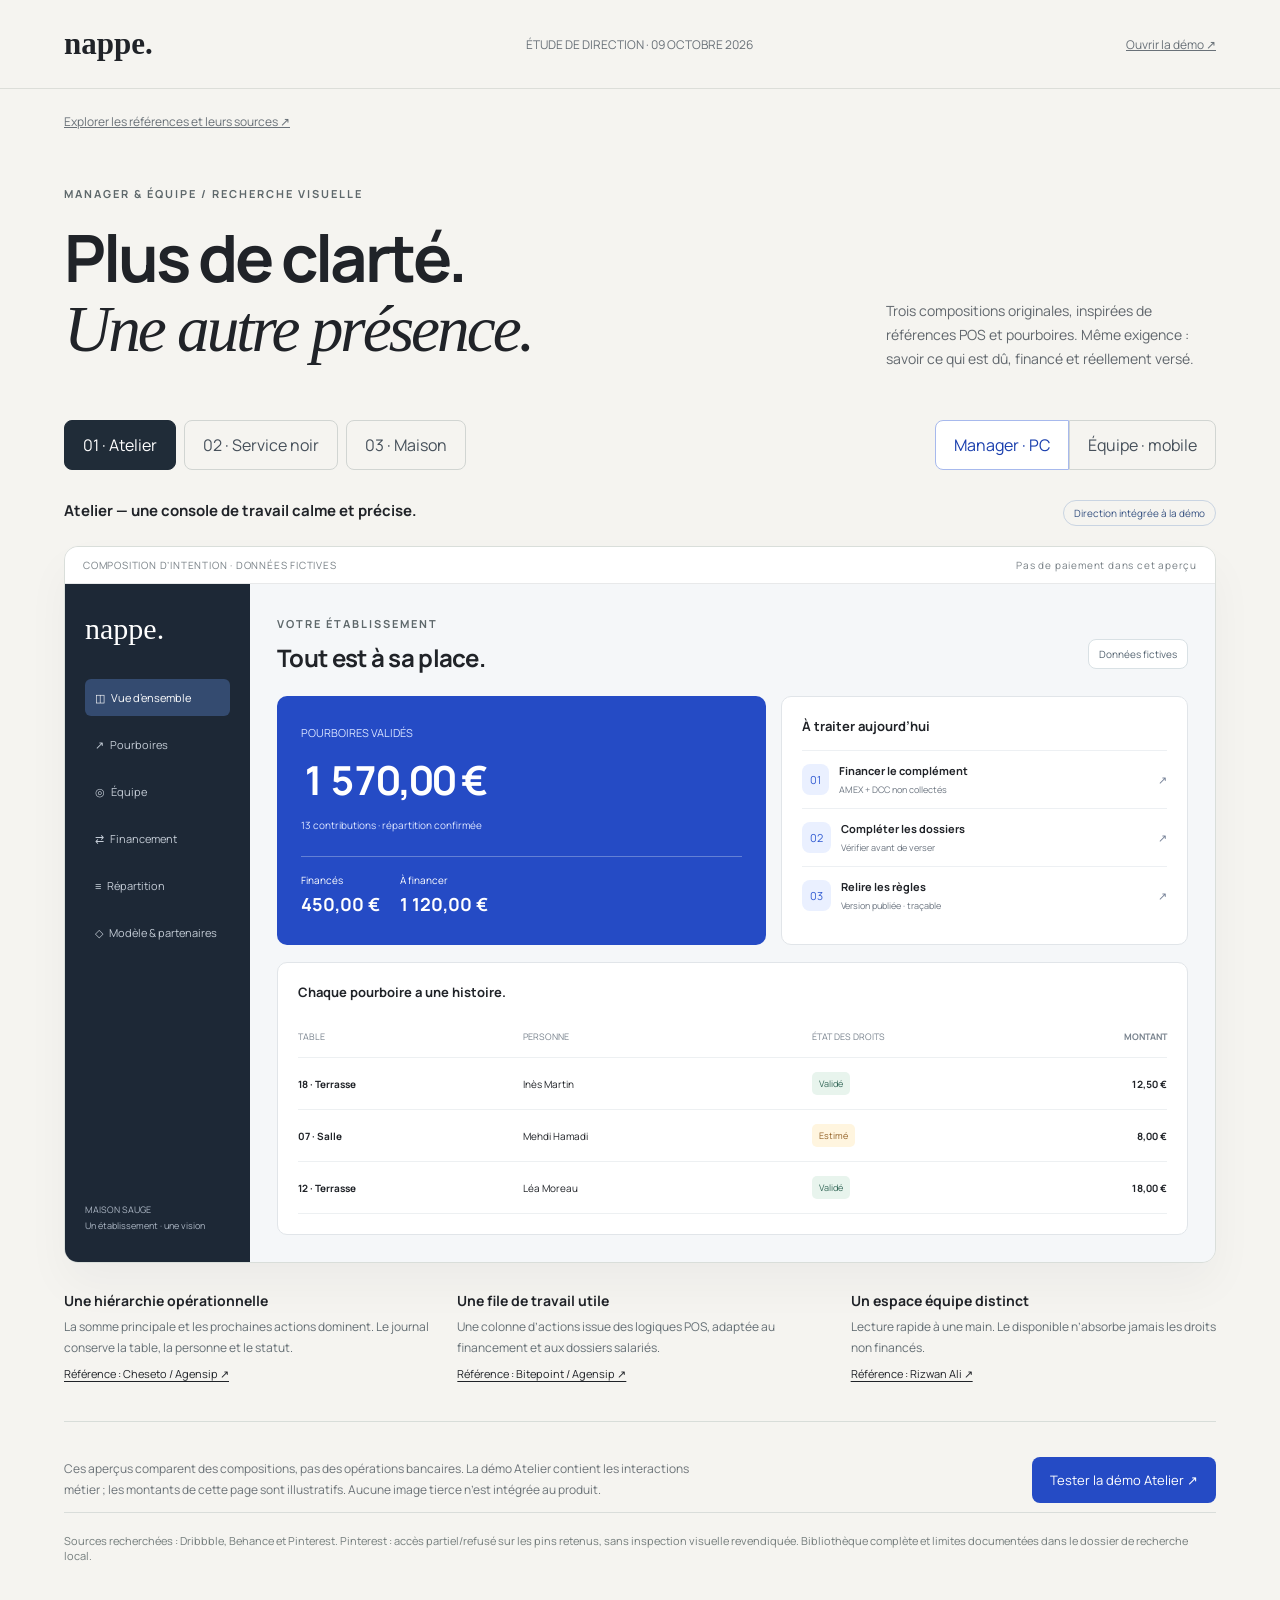
<file: design-directions.html>
<!doctype html>
<html lang="fr"><head><meta charset="utf-8"><meta name="viewport" content="width=device-width,initial-scale=1"><meta name="robots" content="noindex, nofollow"><title>Nappe — trois directions, un produit</title>
<style>
@font-face{font-family:Manrope;src:url('./design-assets/manrope-400.woff2')}@font-face{font-family:Manrope;src:url('./design-assets/manrope-700.woff2');font-weight:700}
*{box-sizing:border-box}body{margin:0;color:#202328;background:#f5f4f0;font-family:Manrope,sans-serif}button,a,input{font:inherit}button,a{touch-action:manipulation}a{color:inherit}button{cursor:pointer}button:focus-visible,a:focus-visible{outline:3px solid #416beb;outline-offset:4px}header{padding:26px 5vw;border-bottom:1px solid #dcded9;display:flex;justify-content:space-between;align-items:center;gap:20px}.brand{font-family:Georgia,serif;font-size:31px;font-weight:700;text-decoration:none}.small{font-size:12px;color:#697178}main{max-width:1500px;margin:auto;padding:50px 5vw}.intro{display:flex;justify-content:space-between;gap:50px;align-items:end}.eyebrow{font-size:11px;text-transform:uppercase;letter-spacing:2px;font-weight:700;color:#5e686b}h1{font-size:clamp(35px,5.1vw,70px);letter-spacing:-3px;line-height:1.06;max-width:760px;margin:20px 0}h1 em{font-family:Georgia,serif;font-weight:400}p{line-height:1.7}.intro>p{max-width:330px;color:#61676d;font-size:14px}.switches{display:flex;justify-content:space-between;gap:18px;flex-wrap:wrap;margin:36px 0 18px}.tabs{display:flex;gap:8px;flex-wrap:wrap}.tabs button,.device button{padding:13px 18px;border:1px solid #d1d5d2;border-radius:8px;background:transparent;color:#46505a}.tabs button[aria-selected=true]{background:#202c38;color:white;border-color:#202c38}.device{display:flex}.device button{border-radius:0}.device button:first-child{border-radius:8px 0 0 8px}.device button:last-child{border-radius:0 8px 8px 0}.device button[aria-pressed=true]{background:#fff;color:#193ead;border-color:#a7b9ed}.panel[hidden]{display:none}.meta{display:flex;justify-content:space-between;gap:20px;padding:12px 0 20px;font-size:13px}.meta strong{font-size:15px}.tag{border:1px solid #c9d4e2;border-radius:30px;padding:5px 10px;font-size:10px;color:#395483}.frame{border:1px solid #d9deda;border-radius:14px;overflow:hidden;box-shadow:0 22px 45px #19262f0a;background:#eef0f2}.mock-label{display:flex;justify-content:space-between;padding:11px 18px;font-size:10px;letter-spacing:.8px;color:#788086;background:#fff;border-bottom:1px solid #e8e9ea}.desk{display:grid;grid-template-columns:185px minmax(0,1fr);min-height:590px}.side{padding:28px 20px;background:#1d2836;color:#c4ccd6;display:flex;flex-direction:column;gap:10px}.side .logo{font:30px Georgia,serif;color:white;margin-bottom:23px}.side span{padding:11px 10px;font-size:11px;border-radius:6px}.side .selected{background:#344b70;color:white}.side small{font-size:9px;margin-top:auto;line-height:1.8;color:#adb7c5}.work{padding:27px;background:#f5f7f9;min-width:0}.top{display:flex;justify-content:space-between;align-items:center;gap:16px}.top h2{font-size:24px;letter-spacing:-.7px;margin:8px 0 22px}.pill{display:inline-block;padding:7px 10px;border:1px solid #d9e1e5;border-radius:8px;font-size:10px;background:#fff;color:#566572}.bento{display:grid;grid-template-columns:1.2fr 1fr;gap:15px}.balance{background:#254bc5;color:white;border-radius:10px;padding:24px}.balance>span{font-size:11px;color:#d7e2ff}.number{font-size:40px;font-weight:700;letter-spacing:-2px;margin:10px 0;font-variant-numeric:tabular-nums}.balance p{font-size:10px;color:#dce5ff}.split{display:flex;gap:20px;margin-top:22px;border-top:1px solid #6380d5;padding-top:16px}.split span{font-size:10px}.split b{display:block;font-size:18px;color:white;margin-top:5px}.queue,.paper{background:white;border:1px solid #e1e5e9;border-radius:10px;padding:20px}.queue h3,.paper h3{font-size:13px;margin:0 0 15px}.task{display:flex;gap:10px;padding:12px 0;border-top:1px solid #edf0f3;font-size:11px;align-items:center}.task b{display:block;font-size:11px}.task small{display:block;font-size:9px;color:#6c7580;margin-top:5px}.task i{font-style:normal;background:#eaf0ff;color:#315bd2;padding:8px;border-radius:8px}.task>span{margin-left:auto;color:#758197}.ledger{margin-top:17px}.row{display:grid;grid-template-columns:1fr 1.3fr .8fr .8fr;gap:8px;align-items:center;font-size:10px;padding:14px 0;border-bottom:1px solid #edf0f2}.row.head{font-size:9px;color:#79838e}.row .status{color:#356959;background:#e8f4ed;padding:5px 7px;border-radius:5px;justify-self:start;font-size:9px}.row .pending{color:#936228;background:#fff5df}.amount{text-align:right;font-weight:700;font-variant-numeric:tabular-nums}.explain{display:grid;grid-template-columns:repeat(3,1fr);gap:28px;margin:28px 0 40px}.explain h3{font-size:14px;margin:0 0 7px}.explain p{font-size:12px;color:#646e74;margin:0}.explain a{display:block;font-size:11px;margin-top:8px;text-underline-offset:3px}.launch{display:flex;align-items:center;justify-content:space-between;gap:20px;border-top:1px solid #d8ddd9;padding-top:25px}.launch a{background:#254bc5;border-radius:8px;padding:14px 18px;color:white;font-size:13px;text-decoration:none}.launch p{max-width:650px;font-size:12px;color:#6c7378}.night{background:#11191b;color:#e6edeb}.night .desk{display:block;background:#11191b;padding:25px}.night .mock-label{background:#1a2325;color:#a1b3ad;border-color:#2c3838}.night .top{border-bottom:1px solid #2f3c3b;padding-bottom:12px}.night h2{font-size:22px}.night .pill{background:#253331;border-color:#41544e;color:#bad4c7}.night .number{font-size:46px;color:#d6f59a}.night-nav{display:flex;gap:22px;font-size:11px;padding:18px 0;color:#91a8a0}.night-nav b{color:#d6f59a}.night-grid{display:grid;grid-template-columns:1.35fr 1fr;gap:18px}.night-block{padding:23px;border:1px solid #344341;border-radius:8px;background:#172322}.night-block h3{font-size:12px;color:#bdd0c6;margin:0}.night-block p{color:#91a8a0;font-size:10px}.source{display:flex;justify-content:space-between;gap:12px;font-size:12px;padding:20px 0;border-bottom:1px solid #33403c}.source small{display:block;color:#9eb0a7;font-size:10px;margin-top:6px}.source b{color:#daf2b2}.night .row{border-color:#344341;color:#c2d1ca}.night .paper{margin-top:18px;background:#172322;border-color:#344341}.night .status{background:#31483a;color:#d6f59a}.mobile-preview{display:none;padding:40px;justify-content:center;background:#e8ebed}.phone{width:342px;min-height:595px;background:#fcfcfc;border:7px solid #24303c;border-radius:36px;padding:24px 18px;box-shadow:0 25px 45px #0002}.phone-top{display:flex;justify-content:space-between;align-items:center;font-size:12px;margin:13px 0 25px}.avatar{width:35px;height:35px;border-radius:50%;background:#e7eaf2;display:grid;place-items:center;font-size:12px;color:#39445a}.phone .number{font-size:38px}.phone h2{font-size:23px;letter-spacing:-.5px;margin:10px 0}.phone .balance{padding:20px;margin:23px 0 18px}.phone .phone-states{display:flex;justify-content:space-between;gap:10px;margin:20px 0;font-size:10px;color:#7b838d}.phone-states strong{display:block;font-size:16px;color:#283947;margin-top:7px}.phone .row{grid-template-columns:1fr auto;padding:16px 0;font-size:11px}.phone .row small{display:block;color:#7c8790;font-size:9px;margin-top:5px}.phone-nav{display:flex;justify-content:space-between;padding-top:27px;font-size:10px;color:#7a8591}.phone-nav b{color:#264fc9}.night .mobile-preview{background:#1d2b29}.night .phone{background:#111c19;border-color:#3a4943;color:#e6ede5}.night .phone .balance{background:#d6f59a;color:#162016}.night .phone .balance span,.night .phone .balance p,.night .phone .number{color:#213420}.night .phone-states strong,.night .phone-nav b{color:#d6f59a}.maison .desk{display:block;padding:30px;background:#fffcf7}.maison .mock-label{background:#fbf6ee;color:#7b665e}.masthead{display:flex;justify-content:space-between;align-items:center;border-bottom:1px solid #cfc5b9;padding-bottom:18px;color:#6b333b}.masthead strong{font:28px Georgia,serif}.masthead span{font-size:10px;letter-spacing:1px}.maison-nav{display:flex;gap:25px;font-size:10px;padding:18px 0;border-bottom:1px solid #ded5cb;color:#746b62}.editorial{display:grid;grid-template-columns:1fr 1fr;gap:36px;padding:25px 0}.editorial h2{font:42px/1.04 Georgia,serif;letter-spacing:-1.7px;margin:12px 0;color:#51323a}.editorial p{font-size:12px;color:#85776b}.editorial .number{font-family:Georgia,serif;font-size:55px;font-weight:400;color:#683d47}.editorial .paper{border-radius:0;border:none;border-left:1px solid #dbd0c3;background:none}.maison .ledger{padding:0;border:none;border-radius:0;background:none}.maison .row{border-color:#e9e0d6}.maison .mobile-preview{background:#e9ded0}.maison .phone{background:#fffcf7;border-color:#633b43}.maison .phone h2{font:28px Georgia,serif;color:#633b43}.maison .phone .balance{background:#633b43}.maison .phone-states strong{color:#633b43}.maison .phone-nav b{color:#633b43}.is-mobile .desktop-preview{display:none}.is-mobile .mobile-preview{display:flex}footer{padding:20px 0;font-size:11px;color:#737c7b;border-top:1px solid #d9ddda}
@media(max-width:850px){main{padding:30px 20px}.intro{display:block}.intro>p{max-width:550px}.desk{grid-template-columns:130px 1fr}.side{padding:20px 10px}.work{padding:20px}.bento{grid-template-columns:1fr}.night-grid,.editorial{grid-template-columns:1fr}.editorial{gap:10px}.explain{gap:16px}.number{font-size:33px}.row{font-size:9px}.side span{font-size:10px;padding:10px 4px}}@media(max-width:560px){header{padding:20px}.intro h1{letter-spacing:-1.6px}.meta{display:block}.meta .tag{margin-top:12px;display:inline-block}.tabs{width:100%}.tabs button{flex:1;padding:12px 7px;font-size:11px}.device{display:none}.desktop-preview{display:none!important}.mobile-preview{display:flex;padding:22px 8px}.phone{max-width:100%}.explain{grid-template-columns:1fr;gap:20px}.launch{display:block}.launch a{display:inline-block;margin-top:10px}.small{font-size:10px}.mock-label span:last-child{display:none}}@media(prefers-reduced-motion:reduce){*{scroll-behavior:auto}}
</style></head><body>
<header><a class="brand" href="./?view=manager#demo">nappe.</a><span class="small">ÉTUDE DE DIRECTION · 09 OCTOBRE 2026</span><a class="small" href="./?view=manager#demo">Ouvrir la démo ↗</a></header>
<nav aria-label="Bibliothèque de recherche" style="max-width:1500px;margin:auto;padding:20px 5vw 0"><a class="small" href="./docs/design-research-2026-10-09/gallery/gallery.html">Explorer les références et leurs sources ↗</a></nav>
<main><div class="intro"><div><span class="eyebrow">Manager & équipe / recherche visuelle</span><h1>Plus de clarté.<br><em>Une autre présence.</em></h1></div><p>Trois compositions originales, inspirées de références POS et pourboires. Même exigence : savoir ce qui est dû, financé et réellement versé.</p></div>
<div class="switches"><div class="tabs" role="tablist" aria-label="Directions visuelles"><button role="tab" id="tab-a" aria-controls="panel-a" aria-selected="true" data-direction="a">01 · Atelier</button><button role="tab" id="tab-b" aria-controls="panel-b" aria-selected="false" tabindex="-1" data-direction="b">02 · Service noir</button><button role="tab" id="tab-c" aria-controls="panel-c" aria-selected="false" tabindex="-1" data-direction="c">03 · Maison</button></div><div class="device" aria-label="Format d’aperçu"><button aria-pressed="true" data-device="desktop">Manager · PC</button><button aria-pressed="false" data-device="mobile">Équipe · mobile</button></div></div>
<section class="panel" id="panel-a" role="tabpanel" aria-labelledby="tab-a"><div class="meta"><strong>Atelier — une console de travail calme et précise.</strong><span class="tag">Direction intégrée à la démo</span></div><div class="frame"><div class="mock-label"><span>COMPOSITION D’INTENTION · DONNÉES FICTIVES</span><span>Pas de paiement dans cet aperçu</span></div><div class="desktop-preview"><div class="desk"><aside class="side"><div class="logo">nappe.</div><span class="selected">◫ &nbsp; Vue d’ensemble</span><span>↗ &nbsp; Pourboires</span><span>◎ &nbsp; Équipe</span><span>⇄ &nbsp; Financement</span><span>≡ &nbsp; Répartition</span><span>◇ &nbsp; Modèle & partenaires</span><small>MAISON SAUGE<br>Un établissement · une vision</small></aside><div class="work"><div class="top"><div><span class="eyebrow">Votre établissement</span><h2>Tout est à sa place.</h2></div><span class="pill">Données fictives</span></div><div class="bento"><div class="balance"><span>POURBOIRES VALIDÉS</span><div class="number">1 570,00 €</div><p>13 contributions · répartition confirmée</p><div class="split"><span>Financés<b>450,00 €</b></span><span>À financer<b>1 120,00 €</b></span></div></div><div class="queue"><h3>À traiter aujourd’hui</h3><div class="task"><i>01</i><div><b>Financer le complément</b><small>AMEX + DCC non collectés</small></div><span>↗</span></div><div class="task"><i>02</i><div><b>Compléter les dossiers</b><small>Vérifier avant de verser</small></div><span>↗</span></div><div class="task"><i>03</i><div><b>Relire les règles</b><small>Version publiée · traçable</small></div><span>↗</span></div></div></div><div class="paper ledger"><h3>Chaque pourboire a une histoire.</h3><div class="row head"><span>TABLE</span><span>PERSONNE</span><span>ÉTAT DES DROITS</span><span class="amount">MONTANT</span></div><div class="row"><b>18 · Terrasse</b><span>Inès Martin</span><span class="status">Validé</span><span class="amount">12,50 €</span></div><div class="row"><b>07 · Salle</b><span>Mehdi Hamadi</span><span class="status pending">Estimé</span><span class="amount">8,00 €</span></div><div class="row"><b>12 · Terrasse</b><span>Léa Moreau</span><span class="status">Validé</span><span class="amount">18,00 €</span></div></div></div></div></div><div class="mobile-preview"><div class="phone"><div class="phone-top"><b>nappe.</b><span class="avatar">IM</span></div><span class="eyebrow">Bonjour Inès</span><h2>Vos pourboires,<br>en toute clarté.</h2><div class="balance"><span>Disponible à retirer · fictif</span><div class="number">128,40 €</div><p>Fonds confirmés, contrôles terminés.</p></div><div class="phone-states"><span>Estimés<strong>24,00 €</strong></span><span>À financer<strong>36,50 €</strong></span><span>Déjà versés<strong>420,00 €</strong></span></div><div class="row"><span>Table 18<small>Service du midi · droits validés</small></span><strong>+ 12,50 €</strong></div><div class="row"><span>Table 07<small>Service du midi · estimé</small></span><strong>+ 8,00 €</strong></div><div class="phone-nav"><b>Mes gains</b><span>Historique</span><span>Mon dossier</span></div></div></div></div><div class="explain"><div><h3>Une hiérarchie opérationnelle</h3><p>La somme principale et les prochaines actions dominent. Le journal conserve la table, la personne et le statut.</p><a href="https://dribbble.com/shots/19262802-Cheseto-Restaurant-POS-App-Home" target="_blank" rel="noopener noreferrer">Référence : Cheseto / Agensip ↗</a></div><div><h3>Une file de travail utile</h3><p>Une colonne d’actions issue des logiques POS, adaptée au financement et aux dossiers salariés.</p><a href="https://dribbble.com/shots/23532116-Bitepoint-Restaurant-POS-App" target="_blank" rel="noopener noreferrer">Référence : Bitepoint / Agensip ↗</a></div><div><h3>Un espace équipe distinct</h3><p>Lecture rapide à une main. Le disponible n’absorbe jamais les droits non financés.</p><a href="https://dribbble.com/shots/23180694-Hotel-Waiter-Tip-App-UI-UX-Design" target="_blank" rel="noopener noreferrer">Référence : Rizwan Ali ↗</a></div></div></section>
<section class="panel" id="panel-b" role="tabpanel" aria-labelledby="tab-b" hidden><div class="meta"><strong>Service noir — l’exploitation, sans distraction.</strong><span class="tag">Proposition · non appliquée à l’app</span></div><div class="frame night"><div class="mock-label"><span>COMPOSITION D’INTENTION · DONNÉES FICTIVES</span><span>Poste manager / fin de service</span></div><div class="desktop-preview"><div class="desk"><div class="top"><h2>nappe / opérations</h2><span class="pill">Maison Sauge · scénario fictif</span></div><div class="night-nav"><b>Financement</b><span>Journal</span><span>Équipe</span><span>Contrôles</span></div><div class="night-grid"><div class="night-block"><h3>RESTE À FINANCER</h3><div class="number">1 120,00 €</div><p>Un lot. Deux sources. Aucune avance de trésorerie.</p><div class="source"><div>Flux intégrés<small>Réception confirmée · simulation</small></div><b>450,00 €</b></div><div class="source"><div>AMEX / DCC externes<small>Virement marchand attendu</small></div><b>1 120,00 €</b></div></div><div class="night-block"><h3>LE LOT, ÉTAPE PAR ÉTAPE</h3><div class="source"><span>01 &nbsp; Calcul des droits</span><b>✓</b></div><div class="source"><span>02 &nbsp; Validation du responsable</span><b>✓</b></div><div class="source"><span>03 &nbsp; Financement complet</span><b>En attente</b></div><div class="source"><span>04 &nbsp; Versement à l’équipe</span><span>Bloqué</span></div></div></div><div class="paper"><h3>Registre de réception</h3><div class="row head"><span>RÉFÉRENCE</span><span>SOURCE</span><span>CONTRÔLE</span><span class="amount">MONTANT</span></div><div class="row"><b>DEMO-PSP-001</b><span>Prestataire · flux CB</span><span class="status">Confirmé</span><span class="amount">450,00 €</span></div><div class="row"><b>À recevoir</b><span>Virement marchand</span><span>Non financé</span><span class="amount">1 120,00 €</span></div></div></div></div><div class="mobile-preview"><div class="phone"><div class="phone-top"><b>nappe / équipe</b><span class="avatar">IM</span></div><span class="eyebrow">Votre service</span><h2>L’essentiel,<br>sans détour.</h2><div class="balance"><span>Disponible · fictif</span><div class="number">128,40 €</div><p>Vos droits financés et contrôlés.</p></div><div class="phone-states"><span>Estimés<strong>24,00 €</strong></span><span>À financer<strong>36,50 €</strong></span></div><div class="row"><span>Dernier versement<small>Simulation · terminé</small></span><strong>80,00 €</strong></div><div class="row"><span>Votre dossier<small>Pièces fictives contrôlées</small></span><strong>Complet</strong></div><div class="phone-nav"><b>Mes gains</b><span>Versements</span><span>Dossier</span></div></div></div></div><div class="explain"><div><h3>Un centre de contrôle</h3><p>Navigation horizontale, état du lot dominant et registre des réceptions. À privilégier pour les utilisateurs réguliers.</p><a href="https://dribbble.com/shots/22797800-Cashier-Restaurant-Cafe-POS-Dashboard-System" target="_blank" rel="noopener noreferrer">Référence : Aprilia L. Gunawan ↗</a></div><div><h3>Contrastes francs</h3><p>Charbon et citron doux. Les états sont aussi écrits, jamais distingués par la couleur seule.</p><a href="https://dribbble.com/shots/23211418-Tipping-mobile-app-concept" target="_blank" rel="noopener noreferrer">Référence : Yana Sukhetska ↗</a></div><div><h3>Compromis assumé</h3><p>Plus dense et orienté exploitation. Le mode clair reste préférable en plein soleil ; ce concept doit être testé en conditions réelles.</p></div></div></section>
<section class="panel" id="panel-c" role="tabpanel" aria-labelledby="tab-c" hidden><div class="meta"><strong>Maison — la précision, avec une présence éditoriale.</strong><span class="tag">Proposition · non appliquée à l’app</span></div><div class="frame maison"><div class="mock-label"><span>COMPOSITION D’INTENTION · DONNÉES FICTIVES</span><span>Hospitalité / direction d’établissement</span></div><div class="desktop-preview"><div class="desk"><div class="masthead"><strong>nappe.</strong><span>MAISON SAUGE / LE JOURNAL</span></div><div class="maison-nav"><b>La synthèse</b><span>Les contributions</span><span>L’équipe</span><span>Le financement</span><span>Les règles</span></div><div class="editorial"><div><span class="eyebrow">Le fruit d’un service partagé</span><h2>À chacun<br>sa juste part.</h2><p>Des droits expliqués, des fonds suivis.<br>Un même parcours pour tous les financements.</p></div><div class="paper"><span class="eyebrow">Pourboires validés</span><div class="number">1 570 €</div><div class="row"><span>Financés</span><b>450 €</b><span>À financer</span><b>1 120 €</b></div><p>Répartition validée · versement en attente de financement complet.</p></div></div><div class="paper ledger"><h3>Le détail fait la confiance.</h3><div class="row head"><span>TABLE</span><span>PERSONNE</span><span>DROITS</span><span class="amount">POURBOIRE</span></div><div class="row"><b>18 · Terrasse</b><span>Inès Martin</span><span>Validés</span><span class="amount">12,50 €</span></div><div class="row"><b>07 · Salle</b><span>Mehdi Hamadi</span><span>Estimés</span><span class="amount">8,00 €</span></div><div class="row"><b>12 · Terrasse</b><span>Léa Moreau</span><span>Validés</span><span class="amount">18,00 €</span></div></div></div></div><div class="mobile-preview"><div class="phone"><div class="phone-top"><b>nappe.</b><span class="avatar">IM</span></div><span class="eyebrow">Bonjour Inès</span><h2>Votre travail.<br>Votre reconnaissance.</h2><div class="balance"><span>Disponible · fictif</span><div class="number">128,40 €</div><p>Fonds confirmés et contrôlés.</p></div><div class="phone-states"><span>Droits estimés<strong>24,00 €</strong></span><span>À financer<strong>36,50 €</strong></span></div><div class="row"><span>Le service du midi<small>Table 18 · montant attribué</small></span><strong>12,50 €</strong></div><div class="row"><span>Votre règle de partage<small>Version 1 · règles à faire valider</small></span><strong>Voir</strong></div><div class="phone-nav"><b>Mon journal</b><span>Mes versements</span><span>Mon dossier</span></div></div></div></div><div class="explain"><div><h3>Une lecture éditoriale</h3><p>Grande typographie, lignes fines, palette encre bordeaux et papier. Composition originale, non copiée d’une référence.</p><a href="https://dribbble.com/shots/25906739-Cheers-Tipping-App-Clip" target="_blank" rel="noopener noreferrer">Référence de sobriété : Ava Carroll ↗</a></div><div><h3>Des tables plutôt que des cartes</h3><p>Le détail reste lisible, avec peu de décoration. Les données, pas les effets visuels, portent la page.</p><a href="https://www.behance.net/gallery/241124097/HotPOS-Restaurant-POS-Dashboard-UIUX" target="_blank" rel="noopener noreferrer">Référence de structure : HotPOS ↗</a></div><div><h3>Compromis assumé</h3><p>Une présence plus hôtelière, moins dense pour les gros volumes. Une proposition pour la direction, pas un écran de caisse tactile.</p></div></div></section>
<div class="launch"><p>Ces aperçus comparent des compositions, pas des opérations bancaires. La démo Atelier contient les interactions métier ; les montants de cette page sont illustratifs. Aucune image tierce n’est intégrée au produit.</p><a href="./?view=manager#demo">Tester la démo Atelier ↗</a></div><footer>Sources recherchées : Dribbble, Behance et Pinterest. Pinterest : accès partiel/refusé sur les pins retenus, sans inspection visuelle revendiquée. Bibliothèque complète et limites documentées dans le dossier de recherche local.</footer></main>
<script>const tabs=[...document.querySelectorAll('[data-direction]')];function select(t){tabs.forEach(x=>{const on=x===t;x.setAttribute('aria-selected',String(on));x.tabIndex=on?0:-1;document.getElementById(x.getAttribute('aria-controls')).hidden=!on})}tabs.forEach((t,i)=>{t.addEventListener('click',()=>select(t));t.addEventListener('keydown',e=>{let n;if(e.key==='ArrowRight')n=(i+1)%tabs.length;if(e.key==='ArrowLeft')n=(i+tabs.length-1)%tabs.length;if(e.key==='Home')n=0;if(e.key==='End')n=tabs.length-1;if(n!==undefined){e.preventDefault();select(tabs[n]);tabs[n].focus()}})});document.querySelectorAll('[data-device]').forEach(b=>b.addEventListener('click',()=>{document.querySelectorAll('[data-device]').forEach(x=>x.setAttribute('aria-pressed',String(x===b)));document.querySelectorAll('.frame').forEach(f=>f.classList.toggle('is-mobile',b.dataset.device==='mobile'))}));</script></body></html>
</file>
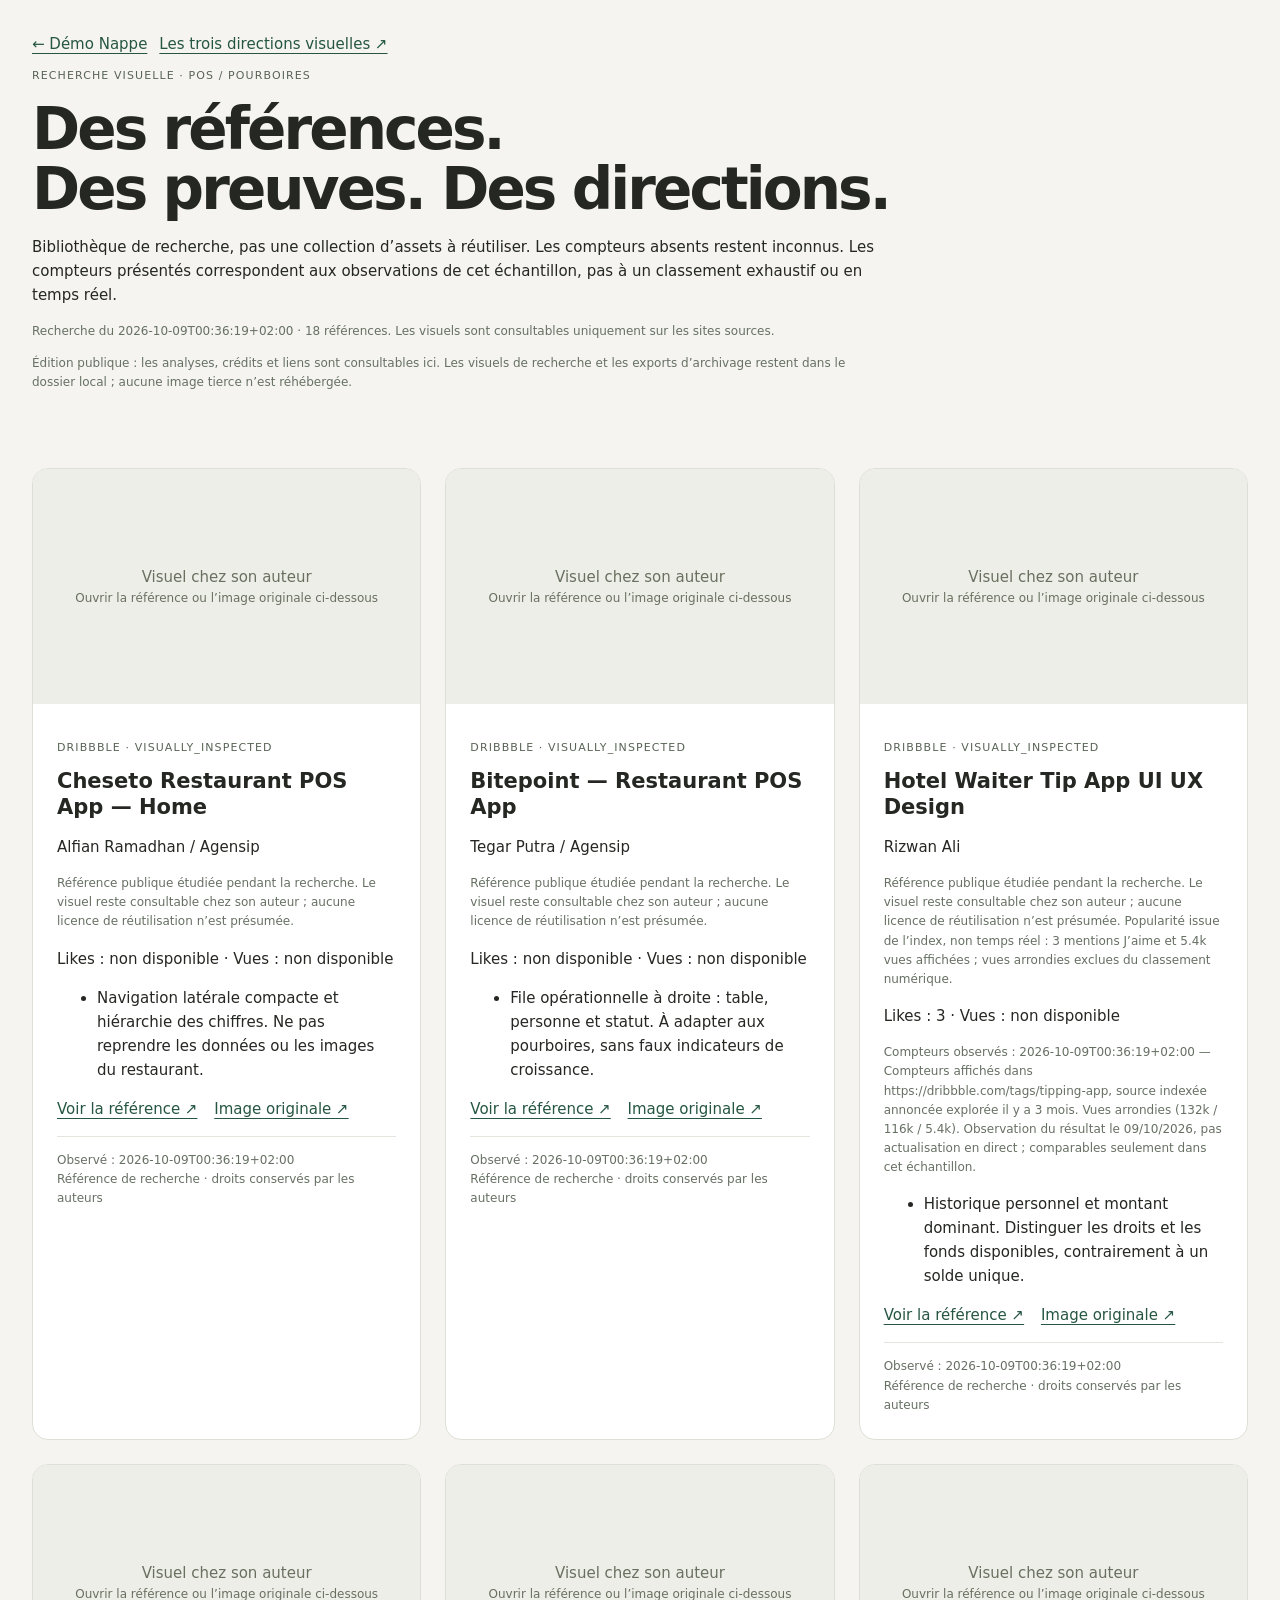
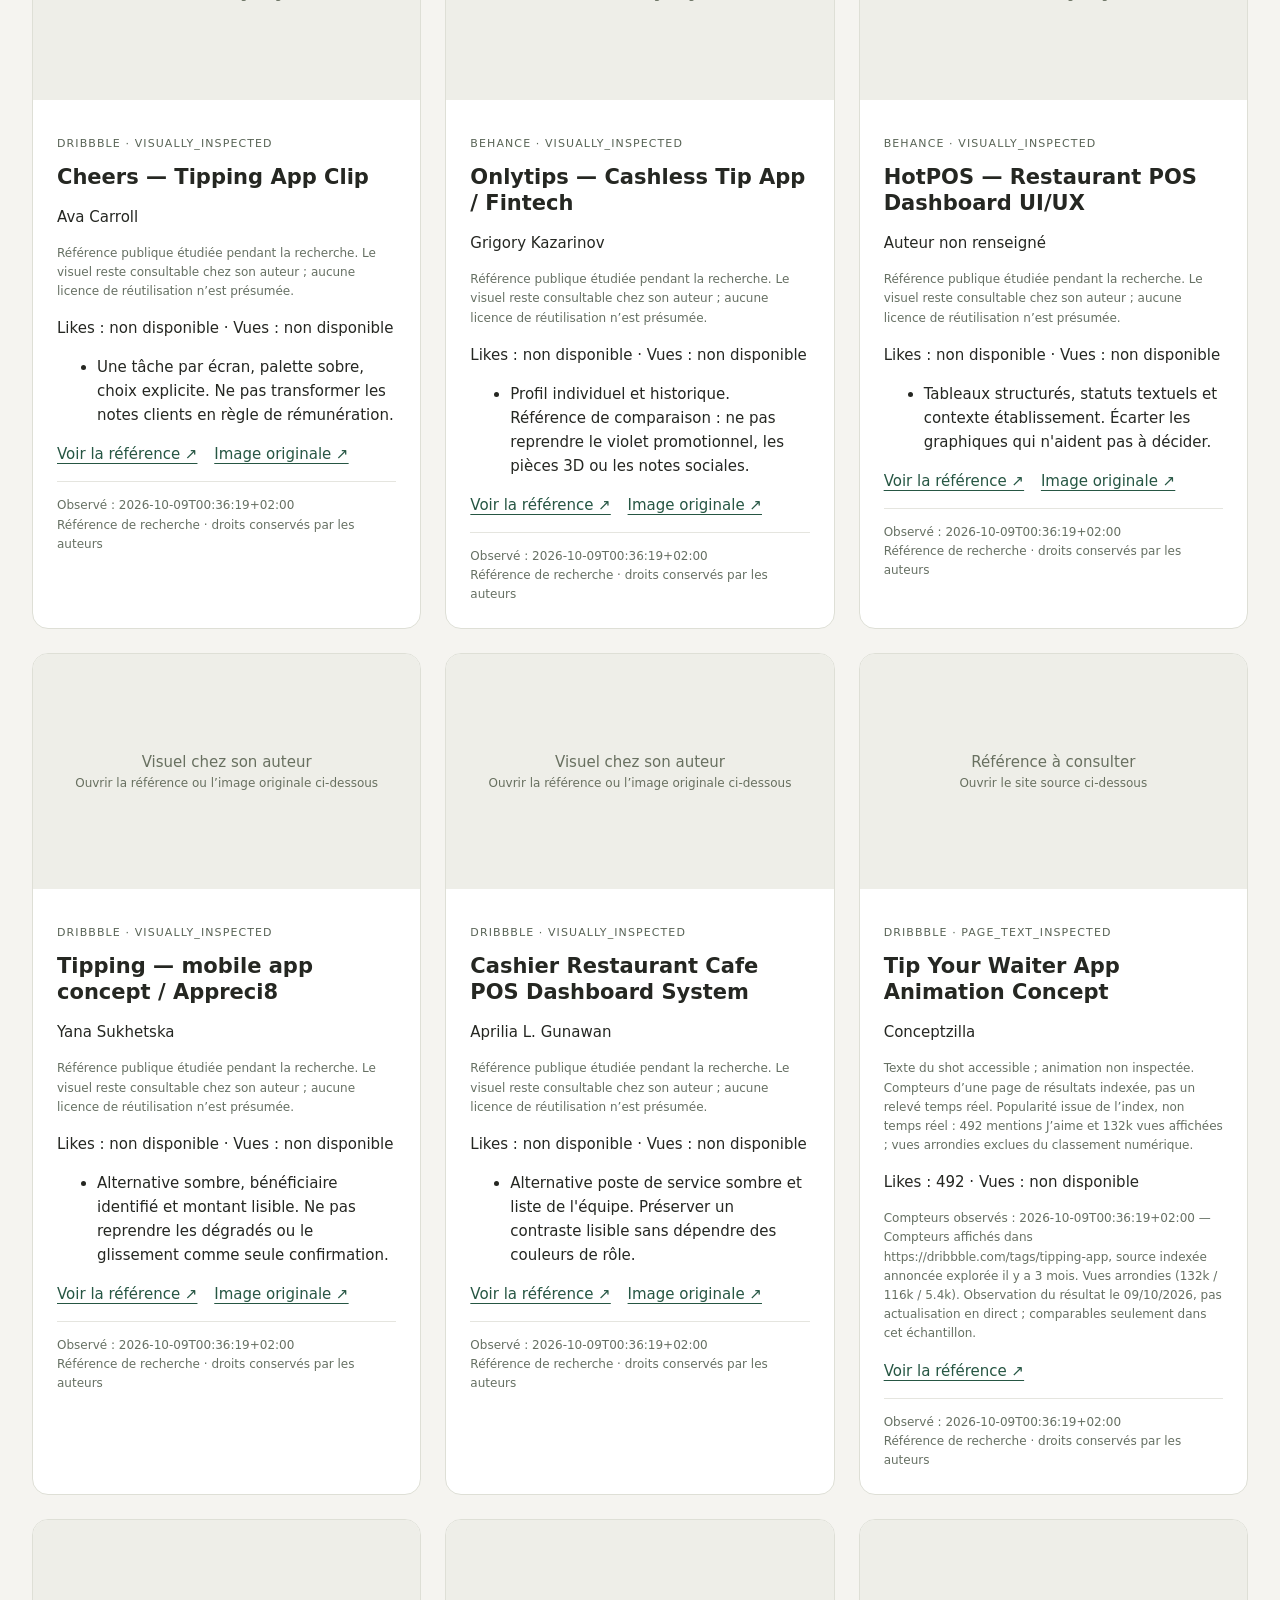
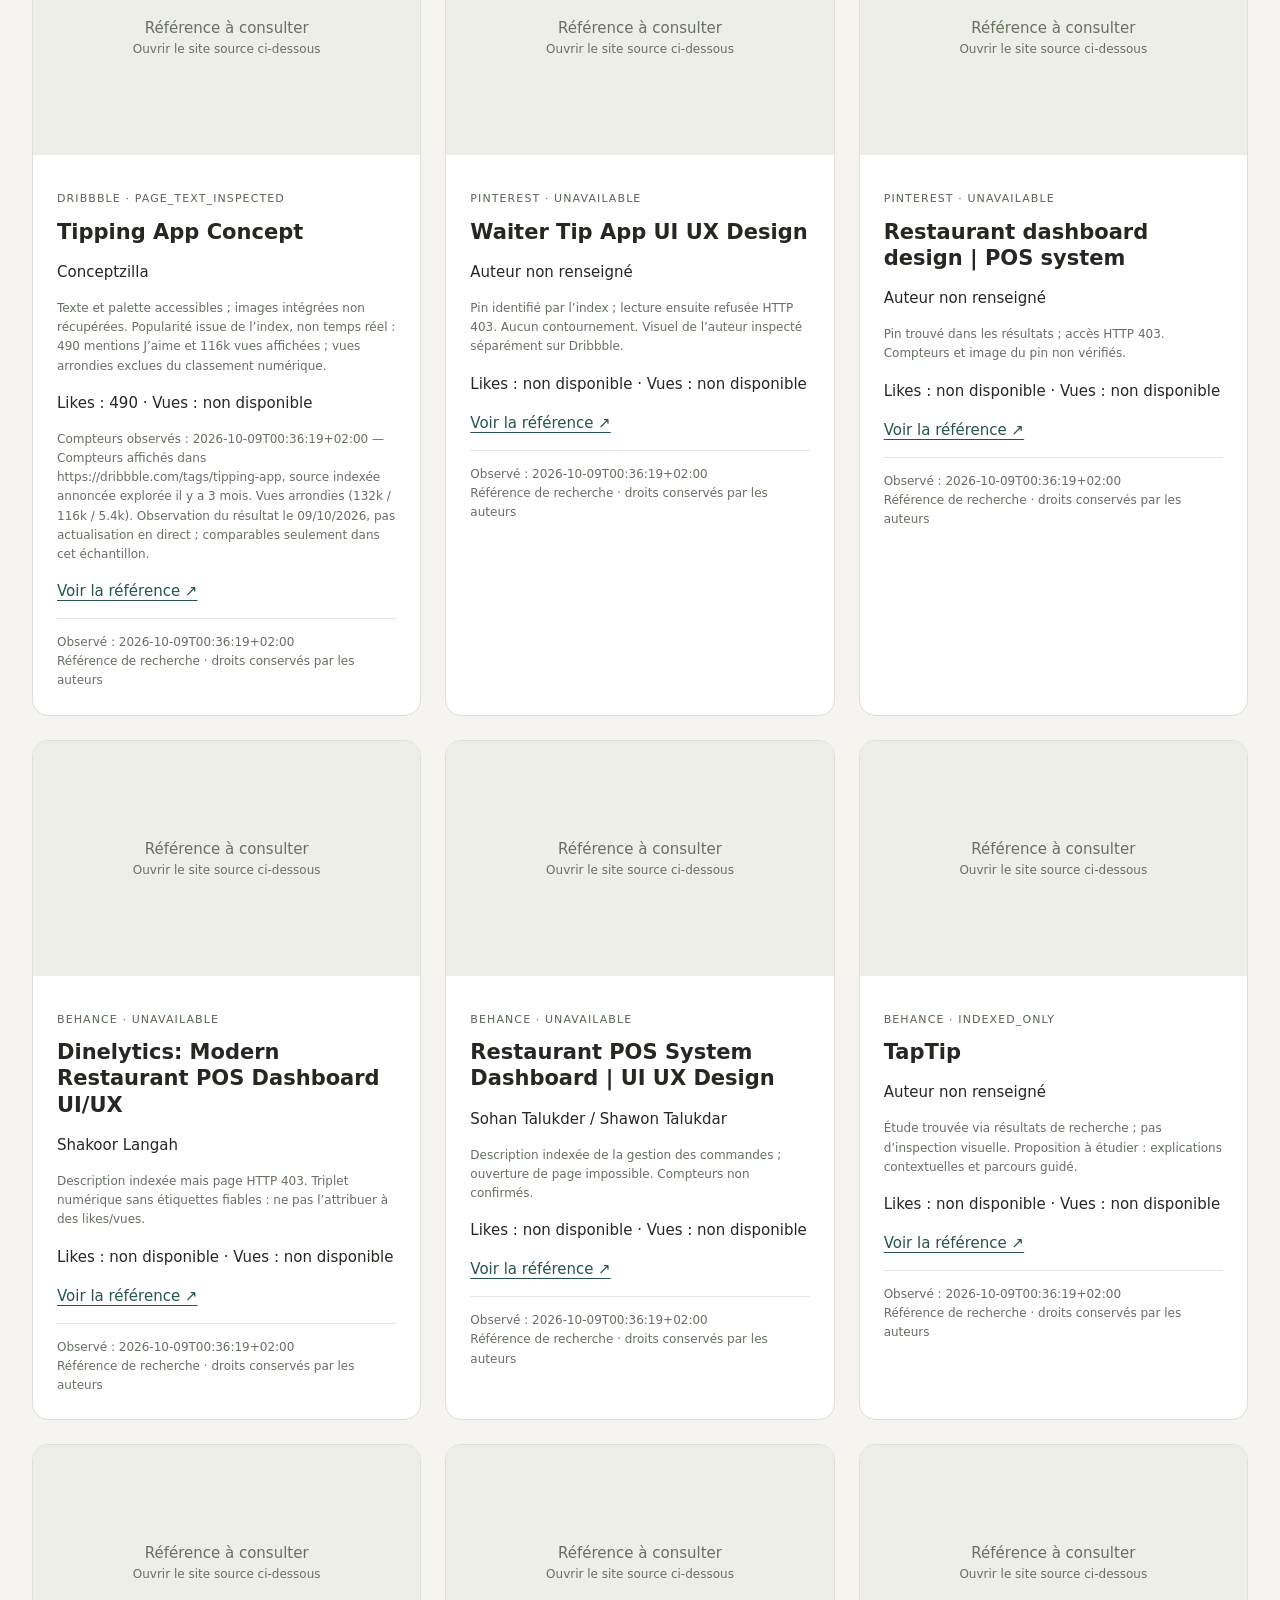
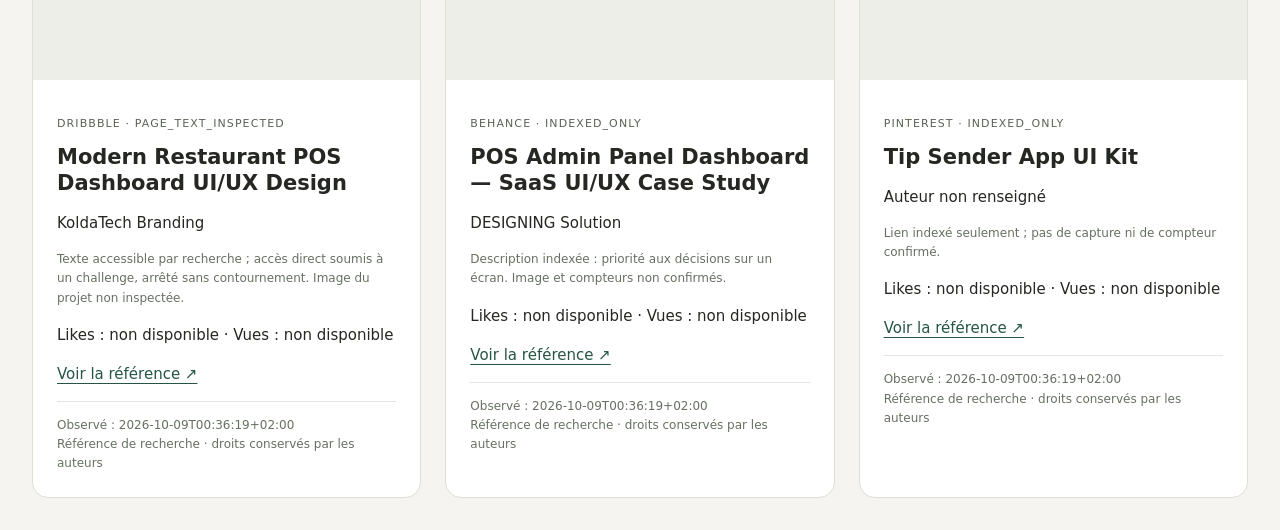
<file: docs/design-research-2026-10-09/gallery/gallery.html>
<!doctype html><html lang="fr"><meta charset="utf-8"><meta name="robots" content="noindex, nofollow"><meta name="viewport" content="width=device-width,initial-scale=1"><meta http-equiv="Content-Security-Policy" content="default-src 'none'; style-src 'unsafe-inline'; img-src 'none'; base-uri 'none'; form-action 'none'"><title>POS · Bibliothèque d’inspiration</title><style>body{margin:0;background:#f5f4f0;color:#252722;font:15px/1.6 system-ui,sans-serif}header,main{max-width:1400px;margin:auto;padding:32px}h1{font-size:clamp(30px,5vw,58px);line-height:1.05;letter-spacing:-.05em;margin:14px 0}header p{max-width:850px}.eyebrow{font-size:11px;text-transform:uppercase;letter-spacing:.1em;color:#596456}.grid{display:grid;grid-template-columns:repeat(auto-fit,minmax(min(100%,320px),1fr));gap:24px}article{background:#fff;border:1px solid #dedfd6;border-radius:16px;overflow:hidden;min-width:0}img,.placeholder{width:100%;height:235px;object-fit:contain;background:#eeeee8}.placeholder{display:grid;align-content:center;text-align:center;color:#687060}.body{padding:24px}h2{font-size:21px;line-height:1.25;margin:8px 0}a{color:#265643;text-underline-offset:4px;margin-right:12px}.muted,footer{font-size:12px;color:#667063}footer{border-top:1px solid #e5e5df;padding-top:14px}li{margin-bottom:8px}small{font-size:12px}p,li,a{overflow-wrap:anywhere}a:focus-visible{outline:3px solid #ba712c;outline-offset:4px}@media(max-width:520px){header,main{padding:20px}.body{padding:20px}}</style><header><nav aria-label="Navigation de la recherche"><a href="../../../?view=manager#demo">← Démo Nappe</a><a href="../../../design-directions.html">Les trois directions visuelles ↗</a></nav><p class="eyebrow">Recherche visuelle · POS / pourboires</p><h1>Des références.<br>Des preuves. Des directions.</h1><p>Bibliothèque de recherche, pas une collection d’assets à réutiliser. Les compteurs absents restent inconnus. Les compteurs présentés correspondent aux observations de cet échantillon, pas à un classement exhaustif ou en temps réel.</p><p class="muted">Recherche du 2026-10-09T00:36:19+02:00 · 18 références. Les visuels sont consultables uniquement sur les sites sources.</p><p class="muted">Édition publique : les analyses, crédits et liens sont consultables ici. Les visuels de recherche et les exports d’archivage restent dans le dossier local ; aucune image tierce n’est réhébergée.</p></header><main class="grid"><article><div class="placeholder">Visuel chez son auteur<br><small>Ouvrir la référence ou l’image originale ci-dessous</small></div><div class="body"><p class="eyebrow">dribbble · visually_inspected</p><h2>Cheseto Restaurant POS App — Home</h2><p>Alfian Ramadhan / Agensip</p><p class="muted">Référence publique étudiée pendant la recherche. Le visuel reste consultable chez son auteur ; aucune licence de réutilisation n’est présumée.</p><p>Likes : non disponible · Vues : non disponible</p><ul><li>Navigation latérale compacte et hiérarchie des chiffres. Ne pas reprendre les données ou les images du restaurant.</li></ul><p><a rel="noopener noreferrer" href="https://dribbble.com/shots/19262802-Cheseto-Restaurant-POS-App-Home">Voir la référence ↗</a> <a rel="noopener noreferrer" href="https://cdn.dribbble.com/userupload/39317111/file/original-993af53540e56539e88c6c01d05cf6c8.png?resize=1200x900&amp;vertical=center">Image originale ↗</a></p><footer>Observé : 2026-10-09T00:36:19+02:00<br>Référence de recherche · droits conservés par les auteurs</footer></div></article><article><div class="placeholder">Visuel chez son auteur<br><small>Ouvrir la référence ou l’image originale ci-dessous</small></div><div class="body"><p class="eyebrow">dribbble · visually_inspected</p><h2>Bitepoint — Restaurant POS App</h2><p>Tegar Putra / Agensip</p><p class="muted">Référence publique étudiée pendant la recherche. Le visuel reste consultable chez son auteur ; aucune licence de réutilisation n’est présumée.</p><p>Likes : non disponible · Vues : non disponible</p><ul><li>File opérationnelle à droite : table, personne et statut. À adapter aux pourboires, sans faux indicateurs de croissance.</li></ul><p><a rel="noopener noreferrer" href="https://dribbble.com/shots/23532116-Bitepoint-Restaurant-POS-App">Voir la référence ↗</a> <a rel="noopener noreferrer" href="https://cdn.dribbble.com/userupload/12733495/file/original-1799b7cdaed98c360ac2011799c7838a.png?resize=1600x1200">Image originale ↗</a></p><footer>Observé : 2026-10-09T00:36:19+02:00<br>Référence de recherche · droits conservés par les auteurs</footer></div></article><article><div class="placeholder">Visuel chez son auteur<br><small>Ouvrir la référence ou l’image originale ci-dessous</small></div><div class="body"><p class="eyebrow">dribbble · visually_inspected</p><h2>Hotel Waiter Tip App UI UX Design</h2><p>Rizwan Ali</p><p class="muted">Référence publique étudiée pendant la recherche. Le visuel reste consultable chez son auteur ; aucune licence de réutilisation n’est présumée. Popularité issue de l’index, non temps réel : 3 mentions J’aime et 5.4k vues affichées ; vues arrondies exclues du classement numérique.</p><p>Likes : 3 · Vues : non disponible</p><p class="muted">Compteurs observés : 2026-10-09T00:36:19+02:00 — Compteurs affichés dans https://dribbble.com/tags/tipping-app, source indexée annoncée explorée il y a 3 mois. Vues arrondies (132k / 116k / 5.4k). Observation du résultat le 09/10/2026, pas actualisation en direct ; comparables seulement dans cet échantillon.</p><ul><li>Historique personnel et montant dominant. Distinguer les droits et les fonds disponibles, contrairement à un solde unique.</li></ul><p><a rel="noopener noreferrer" href="https://dribbble.com/shots/23180694-Hotel-Waiter-Tip-App-UI-UX-Design">Voir la référence ↗</a> <a rel="noopener noreferrer" href="https://cdn.dribbble.com/userupload/11749413/file/original-d8b622dfdd4bd3e8e1b6450ecb2030d1.png?resize=752x&amp;vertical=center">Image originale ↗</a></p><footer>Observé : 2026-10-09T00:36:19+02:00<br>Référence de recherche · droits conservés par les auteurs</footer></div></article><article><div class="placeholder">Visuel chez son auteur<br><small>Ouvrir la référence ou l’image originale ci-dessous</small></div><div class="body"><p class="eyebrow">dribbble · visually_inspected</p><h2>Cheers — Tipping App Clip</h2><p>Ava Carroll</p><p class="muted">Référence publique étudiée pendant la recherche. Le visuel reste consultable chez son auteur ; aucune licence de réutilisation n’est présumée.</p><p>Likes : non disponible · Vues : non disponible</p><ul><li>Une tâche par écran, palette sobre, choix explicite. Ne pas transformer les notes clients en règle de rémunération.</li></ul><p><a rel="noopener noreferrer" href="https://dribbble.com/shots/25906739-Cheers-Tipping-App-Clip">Voir la référence ↗</a> <a rel="noopener noreferrer" href="https://cdn.dribbble.com/userupload/42940765/file/original-fc069b6a063ec04885b0d5fdcbebcc15.jpg?resize=752x&amp;vertical=center">Image originale ↗</a></p><footer>Observé : 2026-10-09T00:36:19+02:00<br>Référence de recherche · droits conservés par les auteurs</footer></div></article><article><div class="placeholder">Visuel chez son auteur<br><small>Ouvrir la référence ou l’image originale ci-dessous</small></div><div class="body"><p class="eyebrow">behance · visually_inspected</p><h2>Onlytips — Cashless Tip App / Fintech</h2><p>Grigory Kazarinov</p><p class="muted">Référence publique étudiée pendant la recherche. Le visuel reste consultable chez son auteur ; aucune licence de réutilisation n’est présumée.</p><p>Likes : non disponible · Vues : non disponible</p><ul><li>Profil individuel et historique. Référence de comparaison : ne pas reprendre le violet promotionnel, les pièces 3D ou les notes sociales.</li></ul><p><a rel="noopener noreferrer" href="https://www.behance.net/gallery/158564979/Onlytips-Cashless-Tip-App-Fintech">Voir la référence ↗</a> <a rel="noopener noreferrer" href="https://mir-s3-cdn-cf.behance.net/projects/max_808/97ad1e158564979.Y3JvcCwzNjQzLDI4NTAsOTksMA.png">Image originale ↗</a></p><footer>Observé : 2026-10-09T00:36:19+02:00<br>Référence de recherche · droits conservés par les auteurs</footer></div></article><article><div class="placeholder">Visuel chez son auteur<br><small>Ouvrir la référence ou l’image originale ci-dessous</small></div><div class="body"><p class="eyebrow">behance · visually_inspected</p><h2>HotPOS — Restaurant POS Dashboard UI/UX</h2><p>Auteur non renseigné</p><p class="muted">Référence publique étudiée pendant la recherche. Le visuel reste consultable chez son auteur ; aucune licence de réutilisation n’est présumée.</p><p>Likes : non disponible · Vues : non disponible</p><ul><li>Tableaux structurés, statuts textuels et contexte établissement. Écarter les graphiques qui n&#x27;aident pas à décider.</li></ul><p><a rel="noopener noreferrer" href="https://www.behance.net/gallery/241124097/HotPOS-Restaurant-POS-Dashboard-UIUX">Voir la référence ↗</a> <a rel="noopener noreferrer" href="https://mir-s3-cdn-cf.behance.net/project_modules/fs_webp/6f83e4241124097.694ef42328324.png">Image originale ↗</a></p><footer>Observé : 2026-10-09T00:36:19+02:00<br>Référence de recherche · droits conservés par les auteurs</footer></div></article><article><div class="placeholder">Visuel chez son auteur<br><small>Ouvrir la référence ou l’image originale ci-dessous</small></div><div class="body"><p class="eyebrow">dribbble · visually_inspected</p><h2>Tipping — mobile app concept / Appreci8</h2><p>Yana Sukhetska</p><p class="muted">Référence publique étudiée pendant la recherche. Le visuel reste consultable chez son auteur ; aucune licence de réutilisation n’est présumée.</p><p>Likes : non disponible · Vues : non disponible</p><ul><li>Alternative sombre, bénéficiaire identifié et montant lisible. Ne pas reprendre les dégradés ou le glissement comme seule confirmation.</li></ul><p><a rel="noopener noreferrer" href="https://dribbble.com/shots/23211418-Tipping-mobile-app-concept">Voir la référence ↗</a> <a rel="noopener noreferrer" href="https://cdn.dribbble.com/userupload/11832979/file/original-c10925ec495f223443bbb18457bf3608.png?resize=752x&amp;vertical=center">Image originale ↗</a></p><footer>Observé : 2026-10-09T00:36:19+02:00<br>Référence de recherche · droits conservés par les auteurs</footer></div></article><article><div class="placeholder">Visuel chez son auteur<br><small>Ouvrir la référence ou l’image originale ci-dessous</small></div><div class="body"><p class="eyebrow">dribbble · visually_inspected</p><h2>Cashier Restaurant Cafe POS Dashboard System</h2><p>Aprilia L. Gunawan</p><p class="muted">Référence publique étudiée pendant la recherche. Le visuel reste consultable chez son auteur ; aucune licence de réutilisation n’est présumée.</p><p>Likes : non disponible · Vues : non disponible</p><ul><li>Alternative poste de service sombre et liste de l&#x27;équipe. Préserver un contraste lisible sans dépendre des couleurs de rôle.</li></ul><p><a rel="noopener noreferrer" href="https://dribbble.com/shots/22797800-Cashier-Restaurant-Cafe-POS-Dashboard-System">Voir la référence ↗</a> <a rel="noopener noreferrer" href="https://cdn.dribbble.com/userupload/10701197/file/original-cdb7fd0575c04ea36c6e5a6b0f40d46b.png?resize=1200x900&amp;vertical=center">Image originale ↗</a></p><footer>Observé : 2026-10-09T00:36:19+02:00<br>Référence de recherche · droits conservés par les auteurs</footer></div></article><article><div class="placeholder">Référence à consulter<br><small>Ouvrir le site source ci-dessous</small></div><div class="body"><p class="eyebrow">dribbble · page_text_inspected</p><h2>Tip Your Waiter App Animation Concept</h2><p>Conceptzilla</p><p class="muted">Texte du shot accessible ; animation non inspectée. Compteurs d’une page de résultats indexée, pas un relevé temps réel. Popularité issue de l’index, non temps réel : 492 mentions J’aime et 132k vues affichées ; vues arrondies exclues du classement numérique.</p><p>Likes : 492 · Vues : non disponible</p><p class="muted">Compteurs observés : 2026-10-09T00:36:19+02:00 — Compteurs affichés dans https://dribbble.com/tags/tipping-app, source indexée annoncée explorée il y a 3 mois. Vues arrondies (132k / 116k / 5.4k). Observation du résultat le 09/10/2026, pas actualisation en direct ; comparables seulement dans cet échantillon.</p><ul></ul><p><a rel="noopener noreferrer" href="https://dribbble.com/shots/16237132-Tip-Your-Waiter-App-Animation-Concept">Voir la référence ↗</a> </p><footer>Observé : 2026-10-09T00:36:19+02:00<br>Référence de recherche · droits conservés par les auteurs</footer></div></article><article><div class="placeholder">Référence à consulter<br><small>Ouvrir le site source ci-dessous</small></div><div class="body"><p class="eyebrow">dribbble · page_text_inspected</p><h2>Tipping App Concept</h2><p>Conceptzilla</p><p class="muted">Texte et palette accessibles ; images intégrées non récupérées. Popularité issue de l’index, non temps réel : 490 mentions J’aime et 116k vues affichées ; vues arrondies exclues du classement numérique.</p><p>Likes : 490 · Vues : non disponible</p><p class="muted">Compteurs observés : 2026-10-09T00:36:19+02:00 — Compteurs affichés dans https://dribbble.com/tags/tipping-app, source indexée annoncée explorée il y a 3 mois. Vues arrondies (132k / 116k / 5.4k). Observation du résultat le 09/10/2026, pas actualisation en direct ; comparables seulement dans cet échantillon.</p><ul></ul><p><a rel="noopener noreferrer" href="https://dribbble.com/shots/16042308-Tipping-App-Concept">Voir la référence ↗</a> </p><footer>Observé : 2026-10-09T00:36:19+02:00<br>Référence de recherche · droits conservés par les auteurs</footer></div></article><article><div class="placeholder">Référence à consulter<br><small>Ouvrir le site source ci-dessous</small></div><div class="body"><p class="eyebrow">pinterest · unavailable</p><h2>Waiter Tip App UI UX Design</h2><p>Auteur non renseigné</p><p class="muted">Pin identifié par l’index ; lecture ensuite refusée HTTP 403. Aucun contournement. Visuel de l’auteur inspecté séparément sur Dribbble.</p><p>Likes : non disponible · Vues : non disponible</p><ul></ul><p><a rel="noopener noreferrer" href="https://in.pinterest.com/pin/waiter-tip-app-ui-ux-design--556405728981537117/">Voir la référence ↗</a> </p><footer>Observé : 2026-10-09T00:36:19+02:00<br>Référence de recherche · droits conservés par les auteurs</footer></div></article><article><div class="placeholder">Référence à consulter<br><small>Ouvrir le site source ci-dessous</small></div><div class="body"><p class="eyebrow">pinterest · unavailable</p><h2>Restaurant dashboard design | POS system</h2><p>Auteur non renseigné</p><p class="muted">Pin trouvé dans les résultats ; accès HTTP 403. Compteurs et image du pin non vérifiés.</p><p>Likes : non disponible · Vues : non disponible</p><ul></ul><p><a rel="noopener noreferrer" href="https://in.pinterest.com/pin/restaurant-dashboard-design--725501821261082267/">Voir la référence ↗</a> </p><footer>Observé : 2026-10-09T00:36:19+02:00<br>Référence de recherche · droits conservés par les auteurs</footer></div></article><article><div class="placeholder">Référence à consulter<br><small>Ouvrir le site source ci-dessous</small></div><div class="body"><p class="eyebrow">behance · unavailable</p><h2>Dinelytics: Modern Restaurant POS Dashboard UI/UX</h2><p>Shakoor Langah</p><p class="muted">Description indexée mais page HTTP 403. Triplet numérique sans étiquettes fiables : ne pas l’attribuer à des likes/vues.</p><p>Likes : non disponible · Vues : non disponible</p><ul></ul><p><a rel="noopener noreferrer" href="https://www.behance.net/gallery/240012909/Dinelytics-Modern-Restaurant-POS-Dashboard-UIUX">Voir la référence ↗</a> </p><footer>Observé : 2026-10-09T00:36:19+02:00<br>Référence de recherche · droits conservés par les auteurs</footer></div></article><article><div class="placeholder">Référence à consulter<br><small>Ouvrir le site source ci-dessous</small></div><div class="body"><p class="eyebrow">behance · unavailable</p><h2>Restaurant POS System Dashboard | UI UX Design</h2><p>Sohan Talukder / Shawon Talukdar</p><p class="muted">Description indexée de la gestion des commandes ; ouverture de page impossible. Compteurs non confirmés.</p><p>Likes : non disponible · Vues : non disponible</p><ul></ul><p><a rel="noopener noreferrer" href="https://www.behance.net/gallery/243434229/Restaurant-POS-System-Dashboard-UI-UX-Design">Voir la référence ↗</a> </p><footer>Observé : 2026-10-09T00:36:19+02:00<br>Référence de recherche · droits conservés par les auteurs</footer></div></article><article><div class="placeholder">Référence à consulter<br><small>Ouvrir le site source ci-dessous</small></div><div class="body"><p class="eyebrow">behance · indexed_only</p><h2>TapTip</h2><p>Auteur non renseigné</p><p class="muted">Étude trouvée via résultats de recherche ; pas d’inspection visuelle. Proposition à étudier : explications contextuelles et parcours guidé.</p><p>Likes : non disponible · Vues : non disponible</p><ul></ul><p><a rel="noopener noreferrer" href="https://www.behance.net/gallery/82712703/TapTip?locale=en_US">Voir la référence ↗</a> </p><footer>Observé : 2026-10-09T00:36:19+02:00<br>Référence de recherche · droits conservés par les auteurs</footer></div></article><article><div class="placeholder">Référence à consulter<br><small>Ouvrir le site source ci-dessous</small></div><div class="body"><p class="eyebrow">dribbble · page_text_inspected</p><h2>Modern Restaurant POS Dashboard UI/UX Design</h2><p>KoldaTech Branding</p><p class="muted">Texte accessible par recherche ; accès direct soumis à un challenge, arrêté sans contournement. Image du projet non inspectée.</p><p>Likes : non disponible · Vues : non disponible</p><ul></ul><p><a rel="noopener noreferrer" href="https://dribbble.com/shots/27351993-Modern-Restaurant-POS-Dashboard-UI-UX-Design">Voir la référence ↗</a> </p><footer>Observé : 2026-10-09T00:36:19+02:00<br>Référence de recherche · droits conservés par les auteurs</footer></div></article><article><div class="placeholder">Référence à consulter<br><small>Ouvrir le site source ci-dessous</small></div><div class="body"><p class="eyebrow">behance · indexed_only</p><h2>POS Admin Panel Dashboard — SaaS UI/UX Case Study</h2><p>DESIGNING Solution</p><p class="muted">Description indexée : priorité aux décisions sur un écran. Image et compteurs non confirmés.</p><p>Likes : non disponible · Vues : non disponible</p><ul></ul><p><a rel="noopener noreferrer" href="https://www.behance.net/gallery/244570761/POS-Admin-Panel-Dashboard-SaaS-UIUX-Case-Study">Voir la référence ↗</a> </p><footer>Observé : 2026-10-09T00:36:19+02:00<br>Référence de recherche · droits conservés par les auteurs</footer></div></article><article><div class="placeholder">Référence à consulter<br><small>Ouvrir le site source ci-dessous</small></div><div class="body"><p class="eyebrow">pinterest · indexed_only</p><h2>Tip Sender App UI Kit</h2><p>Auteur non renseigné</p><p class="muted">Lien indexé seulement ; pas de capture ni de compteur confirmé.</p><p>Likes : non disponible · Vues : non disponible</p><ul></ul><p><a rel="noopener noreferrer" href="https://in.pinterest.com/pin/tip-sender-app-ui-kit--340373684344412402/">Voir la référence ↗</a> </p><footer>Observé : 2026-10-09T00:36:19+02:00<br>Référence de recherche · droits conservés par les auteurs</footer></div></article></main></html>
</file>
